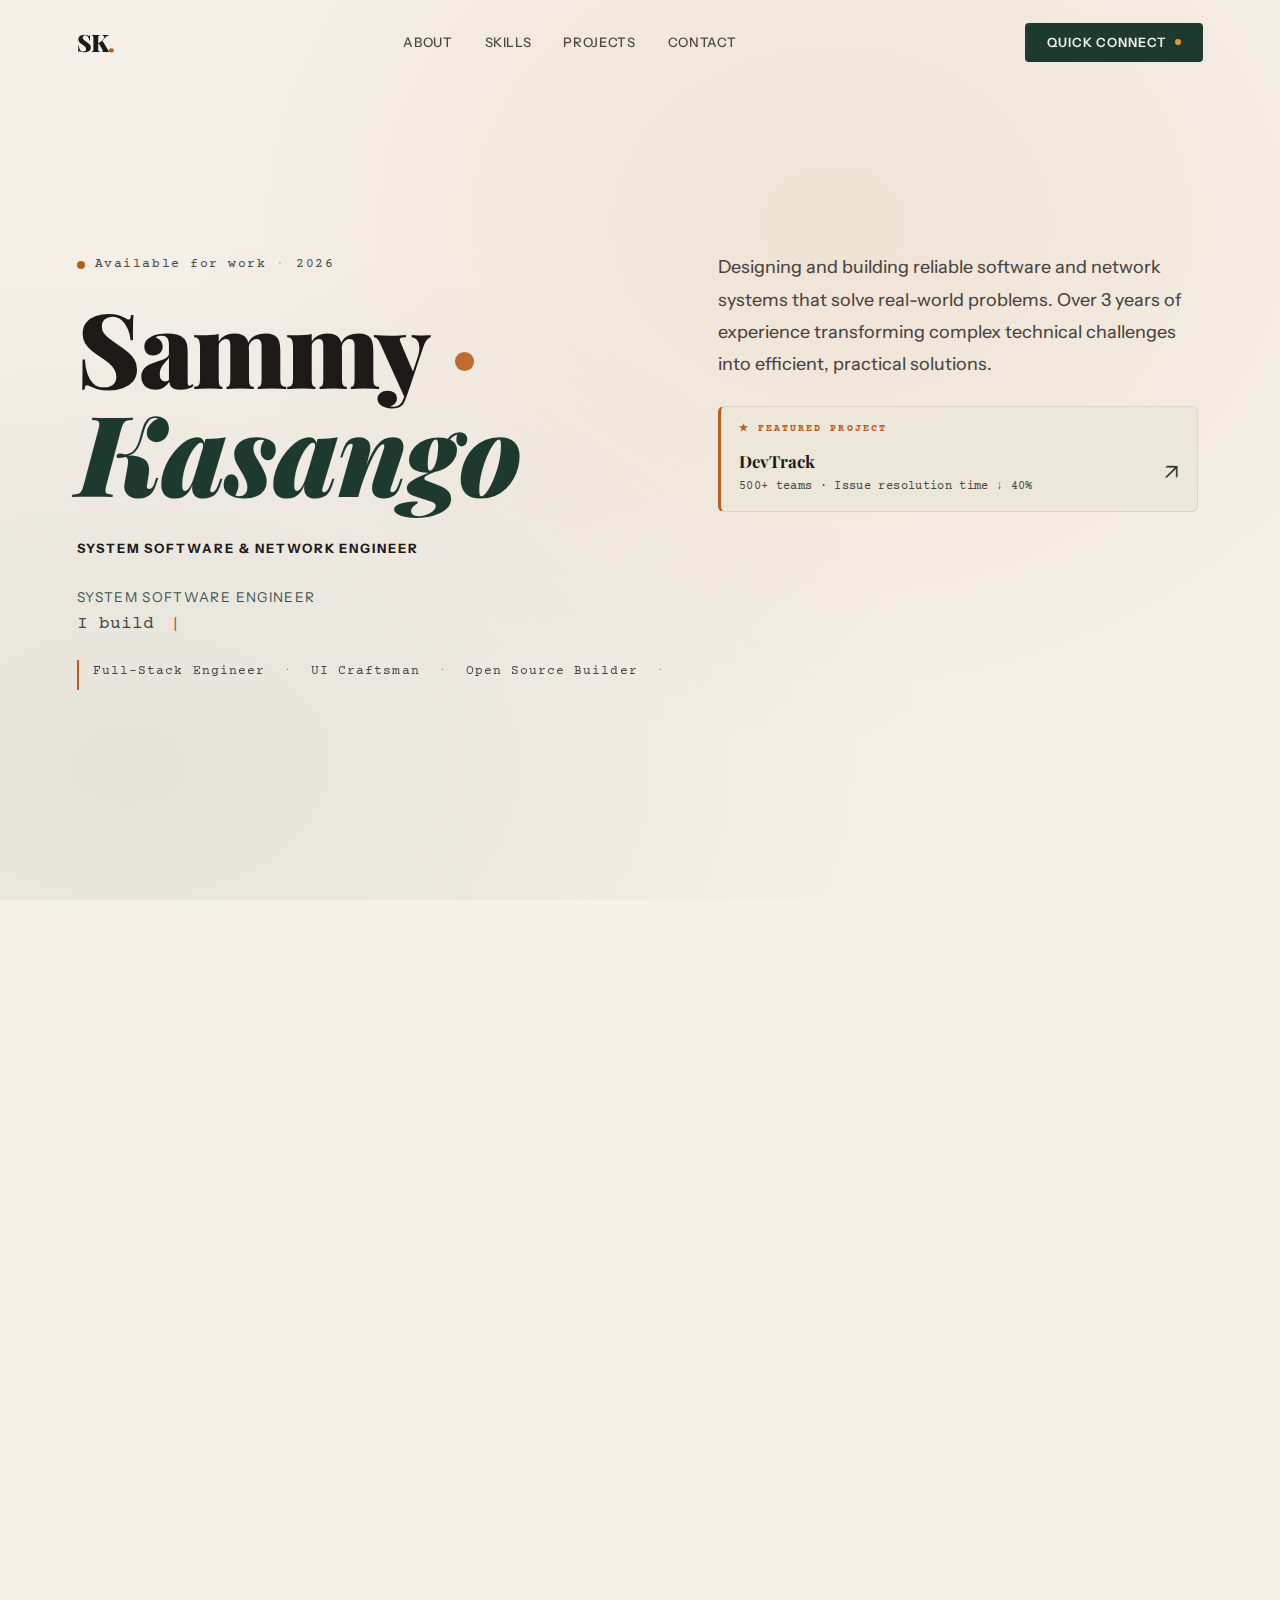
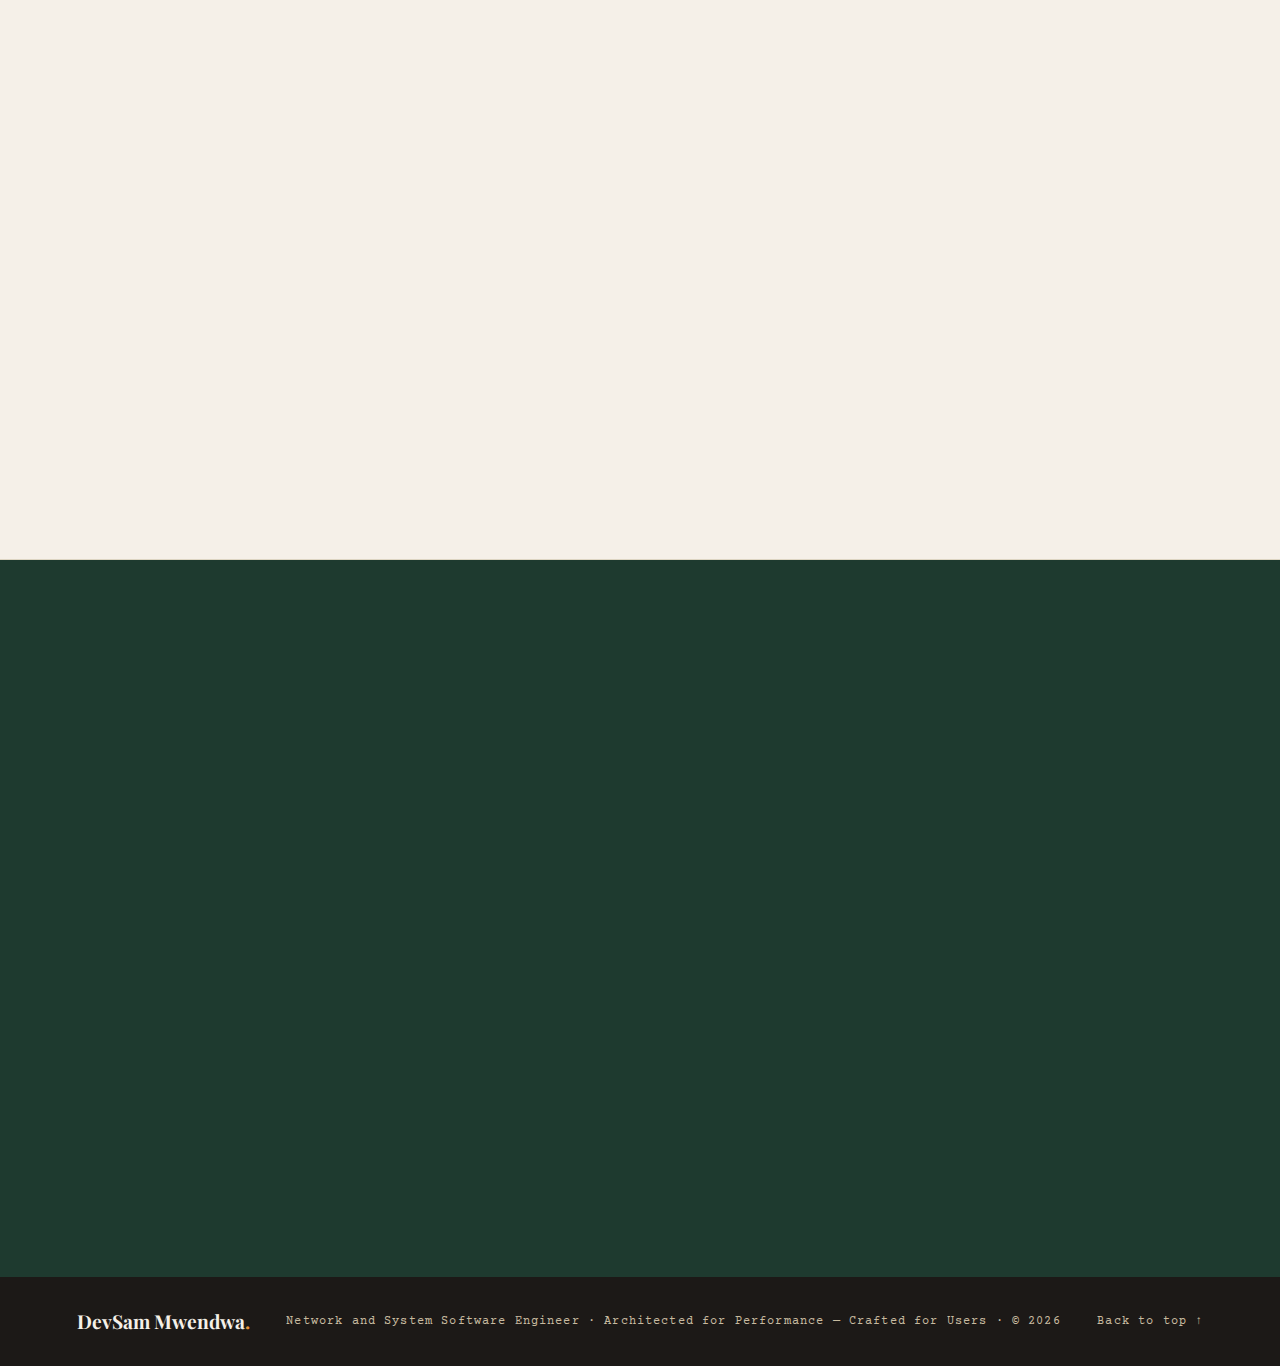
<file: index.html>
<!DOCTYPE html>
<html lang="en">
<head>
  <meta charset="UTF-8"/>
  <meta name="viewport" content="width=device-width, initial-scale=1.0"/>
  <meta name="viewport" content="width=device-width, initial-scale=1.0">
  <title>Sammy Kasango | System Software & Network Engineer</title>
    <meta name="google-site-verification" content="s3f8EJHlGsFknMRQ-HnBimTBTTXqgnNfALEQojOh3XY" />
    <meta name="description" content="Sammy M. Kasango is a proffesssional Software and Network Engineer in Nairobi, Kenya, Specializing in building high-quality, scalable Software and Network Solutions." />
    <meta name="keywords" content="Sammy Kasango, Sammy Mwendwa, Software Enginner, Network Engineer, Software Engineer Portfolio, Full-Stack Developer, Web Developer, Nairobi Software Enginner, Kenya Software Enginner, Custom Software Development, Scalable Web Applications." />
    <meta name="author" content="Engineer Sammy M. Kasango Kenya" />
  
  <link rel="icon" type="image/x-icon" href="/images/favicon.ico">
  <link rel="stylesheet" href="style.css"/>
  <link href="https://fonts.googleapis.com/css2?family=Playfair+Display:ital,wght@0,700;0,900;1,700&family=Instrument+Sans:wght@300;400;500;600&family=Courier+Prime:ital@0;1&display=swap" rel="stylesheet"/>
</head>
<body>

  <canvas id="particle-canvas" aria-hidden="true"></canvas>
  <div class="cursor" id="cursor" aria-hidden="true"></div>
  <div class="cursor-follower" id="cursor-follower" aria-hidden="true"></div>
  <div class="cursor-label" id="cursor-label" aria-hidden="true"></div>

  <!-- NAV -->
  <nav id="navbar" role="navigation" aria-label="Main navigation">
    <div class="nav-logo" aria-label="DevSam Mwendwa">SK<span>.</span></div>
    <div class="nav-links">
      <a href="#about">About</a>
      <a href="#skills">Skills</a>
      <a href="#projects">Projects</a>
      <a href="#contact">Contact</a>
    </div>
    <a href="#contact" class="nav-cta">
      <span>Quick Connect</span>
      <span class="cta-dot" aria-hidden="true"></span>
    </a>
  </nav>

  <!-- HERO -->
  <header id="hero">
    <div class="hero-bg-text" aria-hidden="true" id="hero-bg-text"></div>

    <div class="hero-left" id="hero-left">
      <div class="hero-eyebrow">
        <span class="dot" aria-hidden="true"></span>
        <span class="eyebrow-text">Available for work</span>
        <span class="eyebrow-sep" aria-hidden="true">·</span>
        <span>2026</span>
      </div>

      <h1 class="h1-name" aria-label="Sammy Kasango">

  <!-- Line 1: First name — bold ink with amber dot connector -->
  <span class="h1-word word-first" aria-hidden="true">
    <span class="letter">S</span><span class="letter">a</span><span class="letter">m</span><span class="letter">m</span><span class="letter">y</span><span class="dot-connector"></span>
  </span>

  <!-- Line 2: Last name — forest italic -->
  <span class="h1-word word-last" aria-hidden="true">
    <em><span class="letter">K</span><span class="letter">a</span><span class="letter">s</span><span class="letter">a</span><span class="letter">n</span><span class="letter">g</span><span class="letter">o</span></em>
  </span>

</h1>

<!-- Title with hover-to-reveal -->
<div class="title-block">
  <span class="title-text" id="title-text">SYSTEM SOFTWARE &amp; NETWORK ENGINEER</span>
</div>
<br>
         <div class="tag-fader-container">
         <span class="tag-item active">System Software Engineer</span>
         <span class="tag-item">Network Architect</span>
      </div>

      </h1>

      <!-- Typewriter role line -->
      <div class="hero-role-line">
        <span class="role-prefix">I build</span>
        <span class="role-typed" id="role-typed" aria-live="polite"></span>
        <span class="role-cursor" aria-hidden="true">|</span>
      </div>

      <!-- Ticker -->
      <div class="hero-descriptor" role="marquee" aria-label="Full-Stack Engineer · UI Craftsman · Open Source Builder">
        <div class="descriptor-track" aria-hidden="true">
          <span>Full-Stack Engineer</span><span class="sep">·</span>
          <span>UI Craftsman</span><span class="sep">·</span>
          <span>Open Source Builder</span><span class="sep">·</span>
          <span>Full-Stack Engineer</span><span class="sep">·</span>
          <span>UI Craftsman</span><span class="sep">·</span>
          <span>Open Source Builder</span><span class="sep">·</span>
        </div>
      </div>
    </div>

    <div class="hero-right" id="hero-right">
      <p class="hero-bio">Designing and building reliable software and network systems that solve real-world problems. 
        Over 3 years of experience transforming complex technical challenges into efficient, practical solutions.</p>

      <!-- Featured project strip -->
      <a href="#project-devtrack" class="hero-featured" tabindex="0">
        <div class="hf-label">★ Featured Project</div>
        <div class="hf-content">
          <div class="hf-project">
            <span class="hf-name">DevTrack</span>
            <span class="hf-metric">500+ teams · Issue resolution time ↓ 40%</span>
          </div>
          <span class="hf-arrow" aria-hidden="true">↗</span>
        </div>
        <div class="hf-shimmer" aria-hidden="true"></div>
      </a>

      <a href="#projects" class="btn-primary" id="btn-cta">
        <span>See My Work</span>
        <svg width="16" height="16" viewBox="0 0 24 24" fill="none" stroke="currentColor" stroke-width="2.5" aria-hidden="true"><path d="M5 12h14M12 5l7 7-7 7"/></svg>
        <span class="btn-ripple" aria-hidden="true"></span>
      </a>

      <!-- Count-up stats -->
      <div class="hero-stats" role="list">
        <div class="hstat" role="listitem">
          <strong class="count-up" data-target="30" data-suffix="+">0</strong>
          <span>Projects Shipped</span>
        </div>
        <div class="hstat-div" aria-hidden="true"></div>
        <div class="hstat" role="listitem">
          <strong class="count-up" data-target="3" data-suffix="+">0</strong>
          <span>Years Exp.</span>
        </div>
        <div class="hstat-div" aria-hidden="true"></div>
        <div class="hstat" role="listitem">
          <strong>OSS</strong>
          <span>Active Contributor</span>
        </div>
      </div>
    </div>

    <div class="hero-scroll" aria-hidden="true">
      <div class="scroll-line"></div>
      <span>Scroll</span>
    </div>

    <!-- Rotating badge -->
    <div class="hero-badge" aria-hidden="true" id="hero-badge">
      <svg viewBox="0 0 100 100" class="badge-ring" width="110" height="110">
        <path id="badge-text-path" d="M50,50 m-37,0 a37,37 0 1,1 74,0 a37,37 0 1,1 -74,0"/>
        <text font-size="10.5" fill="currentColor" letter-spacing="3.5" font-family="Courier Prime">
          <textPath href="#badge-text-path">FULL-STACK ENGINEER · OPEN SOURCE ·</textPath>
        </text>
      </svg>
      <span class="badge-center">✦</span>
    </div>
  </header>

  <!-- ABOUT -->
  <section id="about" aria-labelledby="about-heading">
    <div class="about-grid">
      <div class="about-left reveal">
        <div class="section-num" aria-hidden="true"></div>
        <div class="avatar-box tilt-card" id="avatar-box">
          <div class="tilt-inner">
            <div class="avatar-glow" aria-hidden="true"></div>
            <div class="avatar-initials" aria-label="Alex Chen">SK</div>
            <div class="avatar-tag">Nairobi, Kenya</div>
            <div class="avatar-status">
              <span class="status-dot" aria-hidden="true"></span>
              Open to opportunities
            </div>
          </div>
        </div>
        <div class="about-decoration" aria-hidden="true">
          <span>System Architect</span>
          <div class="deco-line"></div>
          <span>Full Stack</span>
        </div>
      </div>

      <div class="about-right reveal reveal-delay-1">
        <h2 class="section-title" id="about-heading">Where systems<br/><em>meet interfaces</em></h2>
        <p>I am a <strong>System Software and Network Engineer </strong>focused on designing, building, and maintaining reliable computing and network systems. 
          My work spans system-level software, backend services, and network infrastructure, ensuring that applications and services run efficiently and securely.
        <p>I value clear thinking, structured problem-solving, and collaborative engineering. I enjoy working with teams to design practical solutions, reviewing code to maintain quality, and continuously improving systems that organizations rely on every day.</p>

        <p class="chips-label">Skills in action — click to see where I used it:</p>
        <div class="about-chips" role="list">
          <a href="#project-devtrack"  class="chip" role="listitem" title="DevTrack">React</a>
          <a href="#project-devtrack"  class="chip" role="listitem" title="DevTrack">TypeScript</a>
          <a href="#project-pulseapi"  class="chip" role="listitem" title="PulseAPI">Node.js</a>
          <a href="#project-pulseapi"  class="chip" role="listitem" title="PulseAPI">Python</a>
          <a href="#project-shopwave"  class="chip" role="listitem" title="Shopwave">AWS</a>
          <a href="#project-devtrack"  class="chip" role="listitem" title="DevTrack">PostgreSQL</a>
          <a href="#project-flowci"    class="chip" role="listitem" title="FlowCI">Docker</a>
          <a href="#project-flowci"    class="chip" role="listitem" title="FlowCI">Kubernetes</a>
        </div>
      </div>
    </div>
  </section>

  <!-- SKILLS -->
  <section id="skills" aria-labelledby="skills-heading">
    <div class="section-header reveal">
      <div class="section-num" aria-hidden="true">02</div>
      <h2 class="section-title" id="skills-heading">Depth across<br/><em>the full stack</em></h2>
    </div>
    <div class="skills-grid">

      <div class="skill-card tilt-card reveal">
        <div class="tilt-inner">
          <div class="skill-card-header">
            <div class="skill-icon-wrap icon-fe" aria-hidden="true">
              <svg width="20" height="20" viewBox="0 0 24 24" fill="none" stroke="currentColor" stroke-width="2"><polyline points="16 18 22 12 16 6"/><polyline points="8 6 2 12 8 18"/></svg>
            </div>
            <h3>Frontend</h3>
          </div>
          <ul class="skill-items" aria-label="Frontend skills">
            <li><span class="skill-dot" aria-hidden="true"></span>React & Next.js<span class="skill-level">Expert</span></li>
            <li><span class="skill-dot" aria-hidden="true"></span>TypeScript<span class="skill-level">Expert</span></li>
            <li><span class="skill-dot" aria-hidden="true"></span>CSS / Tailwind<span class="skill-level">Expert</span></li>
            <li><span class="skill-dot" aria-hidden="true"></span>Vue.js<span class="skill-level">Advanced</span></li>
          </ul>
          <div class="skill-bar-wrap" role="progressbar" aria-valuenow="95" aria-valuemin="0" aria-valuemax="100" aria-label="Frontend 95%">
            <div class="skill-bar" style="--w:95%"><span class="skill-bar-shimmer" aria-hidden="true"></span></div>
          </div>
          <a href="#project-devtrack" class="skill-project-link">See it in DevTrack →</a>
        </div>
      </div>

      <div class="skill-card tilt-card reveal reveal-delay-1">
        <div class="tilt-inner">
          <div class="skill-card-header">
            <div class="skill-icon-wrap icon-be" aria-hidden="true">
              <svg width="20" height="20" viewBox="0 0 24 24" fill="none" stroke="currentColor" stroke-width="2"><rect x="2" y="3" width="20" height="14" rx="2"/><path d="M8 21h8M12 17v4"/></svg>
            </div>
            <h3>Backend</h3>
          </div>
          <ul class="skill-items" aria-label="Backend skills">
            <li><span class="skill-dot" aria-hidden="true"></span>Node.js / Express<span class="skill-level">Expert</span></li>
            <li><span class="skill-dot" aria-hidden="true"></span>Python / FastAPI<span class="skill-level">Expert</span></li>
            <li><span class="skill-dot" aria-hidden="true"></span>PostgreSQL<span class="skill-level">Advanced</span></li>
            <li><span class="skill-dot" aria-hidden="true"></span>GraphQL<span class="skill-level">Advanced</span></li>
          </ul>
          <div class="skill-bar-wrap" role="progressbar" aria-valuenow="88" aria-valuemin="0" aria-valuemax="100" aria-label="Backend 88%">
            <div class="skill-bar" style="--w:88%"><span class="skill-bar-shimmer" aria-hidden="true"></span></div>
          </div>
          <a href="#project-pulseapi" class="skill-project-link">See it in PulseAPI →</a>
        </div>
      </div>

      <div class="skill-card tilt-card reveal reveal-delay-2">
        <div class="tilt-inner">
          <div class="skill-card-header">
            <div class="skill-icon-wrap icon-cloud" aria-hidden="true">
              <svg width="20" height="20" viewBox="0 0 24 24" fill="none" stroke="currentColor" stroke-width="2"><path d="M17.5 19H9a7 7 0 1 1 6.71-9h1.79a4.5 4.5 0 1 1 0 9z"/></svg>
            </div>
            <h3>Cloud & DevOps</h3>
          </div>
          <ul class="skill-items" aria-label="Cloud and DevOps skills">
            <li><span class="skill-dot" aria-hidden="true"></span>AWS / GCP<span class="skill-level">Advanced</span></li>
            <li><span class="skill-dot" aria-hidden="true"></span>Docker / K8s<span class="skill-level">Advanced</span></li>
            <li><span class="skill-dot" aria-hidden="true"></span>CI/CD Pipelines<span class="skill-level">Expert</span></li>
            <li><span class="skill-dot" aria-hidden="true"></span>Terraform<span class="skill-level">Intermediate</span></li>
          </ul>
          <div class="skill-bar-wrap" role="progressbar" aria-valuenow="82" aria-valuemin="0" aria-valuemax="100" aria-label="Cloud 82%">
            <div class="skill-bar" style="--w:82%"><span class="skill-bar-shimmer" aria-hidden="true"></span></div>
          </div>
          <a href="#project-flowci" class="skill-project-link">See it in FlowCI →</a>
        </div>
      </div>

    </div>
  </section>

  <!-- PROJECTS -->
  <section id="projects" aria-labelledby="projects-heading">
    <div class="section-header reveal">
      <div class="section-num" aria-hidden="true">03</div>
      <h2 class="section-title" id="projects-heading">Work that<br/><em>ships & scales</em></h2>
    </div>
    <div class="projects-list">

      <article class="project-item reveal" id="project-devtrack" data-num="01" tabindex="0">
        <div class="project-meta">
          <span class="project-year">2025</span>
          <span class="project-cat">SaaS · Web App</span>
        </div>
        <div class="project-main">
          <div class="project-thumb p1" aria-hidden="true"><span>DT</span></div>
          <div class="project-info">
            <h3>DevTrack <span class="arrow-badge" aria-hidden="true">↗</span></h3>
            <p>Reduced mean issue-resolution time by <strong>40%</strong> for 500+ engineering teams. Real-time collaborative boards with live presence, conflict-free editing, and zero-config GitHub sync — eliminating context-switching that cost hours per sprint.</p>
            <div class="project-tags"><span>React</span><span>TypeScript</span><span>Node.js</span><span>PostgreSQL</span><span>WebSockets</span></div>
          </div>
        </div>
        <div class="project-links">
          <a href="https://devtrack.netlify.app/" class="plink plink-live" target="_blank">Live Demo ↗</a>
          <a href="https://github.com/sammy-mwendwa" class="plink plink-code" target="_blank">Source Code →</a>
        </div>
      </article>

      <article class="project-item reveal reveal-delay-1" id="project-pulseapi" data-num="02" tabindex="0">
        <div class="project-meta">
          <span class="project-year">2025</span>
          <span class="project-cat">Dev Tools · API</span>
        </div>
        <div class="project-main">
          <div class="project-thumb p2" aria-hidden="true"><span>PA</span></div>
          <div class="project-info">
            <h3>PulseAPI <span class="arrow-badge" aria-hidden="true">↗</span></h3>
            <p>API gateway sustaining <strong>50k+ req/min at 99.9% uptime</strong> under Black Friday-scale spikes. Intelligent rate limiting and adaptive caching eliminated cascading failures that previously caused <strong>$20k+/hour</strong> in SLA penalties.</p>
            <div class="project-tags"><span>Python</span><span>FastAPI</span><span>Redis</span><span>Grafana</span></div>
          </div>
        </div>
        <div class="project-links">
          <a href="https://devtools.netlify.app/" class="plink plink-live" target="_blank">Live Demo ↗</a>
          <a href="https://github.com/sammy-mwendwa" class="plink plink-code" target="_blank">Source Code →</a>
        </div>
      </article>

      <article class="project-item reveal reveal-delay-2" id="project-shopwave" data-num="03" tabindex="0">
        <div class="project-meta">
          <span class="project-year">2024</span>
          <span class="project-cat">E-Commerce</span>
        </div>
        <div class="project-main">
          <div class="project-thumb p3" aria-hidden="true"><span>SW</span></div>
          <div class="project-info">
            <h3>Shopwave <span class="arrow-badge" aria-hidden="true">↗</span></h3>
            <p>Cut storefront load time <strong>4.2s → 0.9s</strong> (78% faster) through SSR, image optimisation, and edge caching — lifting conversion <strong>23%</strong> and handling <strong>$2M+/month</strong> in transactions with a 99+ Lighthouse score.</p>
            <div class="project-tags"><span>Next.js</span><span>Stripe</span><span>AWS</span><span>Tailwind</span></div>
          </div>
        </div>
        <div class="project-links">
          <a href="https://shopwave.com" class="plink plink-live" target="_blank">Live Demo ↗</a>
          <a href="https://github.com/sammy-mwendwa" class="plink plink-code" target="_blank">Source Code →</a>
        </div>
      </article>

      <article class="project-item reveal reveal-delay-3" id="project-flowci" data-num="04" tabindex="0">
        <div class="project-meta">
          <span class="project-year">2023</span>
          <span class="project-cat">Dev Tools · CI/CD</span>
        </div>
        <div class="project-main">
          <div class="project-thumb p4" aria-hidden="true"><span>FC</span></div>
          <div class="project-info">
            <h3>FlowCI <span class="arrow-badge" aria-hidden="true">↗</span></h3>
            <p>Shrank average deployment cycle <strong>45 min → 8 min</strong> for 200+ teams via parallelised Docker build caching and smart K8s rollout strategies — saving an estimated <strong>6,000 engineering-hours/year</strong> across adopting orgs.</p>
            <div class="project-tags"><span>TypeScript</span><span>Docker</span><span>Kubernetes</span><span>Go</span></div>
          </div>
        </div>
        <div class="project-links">
          <a href="https://flowci.github.io/#/" class="plink plink-live" target="_blank">Live Demo ↗</a>
          <a href="https://github.com/sammy-mwendwa" class="plink plink-code" target="_blank">Source Code →</a>
        </div>
      </article>

    </div>
  </section>

  <!-- CONTACT -->
  <section id="contact" aria-labelledby="contact-heading">
    <div class="contact-wrap">
      <div class="contact-left reveal">
        <div class="section-num" aria-hidden="true">04</div>
        <h2 class="section-title contact-title" id="contact-heading">Let's build<br/><em>something</em><br/>that matters.</h2>
        <p>I am open to full-time roles, contract opportunities, and professional collaborations in system software and network engineering. If you would like to discuss a project, opportunity, or technical collaboration, feel free to get in touch. 
          I welcome meaningful conversations on building reliable and efficient systems.— let's connect.</p>
      </div>
      <div class="contact-right reveal reveal-delay-1">
        <a href="mailto:kasangosammy@gmail.com" class="contact-card email-card">
          <div class="cc-icon" aria-hidden="true">✉</div>
          <div class="cc-text"><strong>Send an Email</strong><span class="cc-url">kasangosammy@gmail.com</span></div>
          <div class="cc-arrow" aria-hidden="true">→</div>
        </a>
        <a href="https://github.com/sammy-mwendwa" class="contact-card" target="_blank" rel="noopener noreferrer">
          <div class="cc-icon" aria-hidden="true">⌥</div>
          <div class="cc-text"><strong>GitHub</strong><span class="cc-url">github.com/sammy-mwendwa</span></div>
          <div class="cc-arrow" aria-hidden="true">→</div>
        </a>
        <a href="https://wa.me/+254708201342" class="contact-card" target="_blank" rel="noopener noreferrer">
          <div class="cc-icon" aria-hidden="true">W</div>
          <div class="cc-text"><strong>WhatsApp</strong><span class="cc-url">https://wa.me/+254708201342</span></div>
          <div class="cc-arrow" aria-hidden="true">→</div>
        </a>
        <a href="https://www.linkedin.com/in/sammy-mwendwa" 
          class="contact-card" target="_blank" rel="noopener noreferrer">
          <div class="cc-icon" aria-hidden="true">in</div>
          <div class="cc-text"><strong>LinkedIn</strong><span class="cc-url">linkedin.com/in/sammy-mwendwa</span></div>
          <div class="cc-arrow" aria-hidden="true">→</div>
        </a>
         <a href="Assets/Sammy_M_Kasango_Resume.pdf"
           class="contact-card resume-card"
           target="_blank"
           rel="noopener noreferrer"
           onclick="
             const a = document.createElement('a');
             a.href = this.href;
             a.download = 'Sammy_M_Kasango_Resume.pdf';
             a.click();
           ">
          <div class="cc-icon" aria-hidden="true">↓</div>
          <div class="cc-text"><strong>Download Resume</strong><span class="cc-url">PDF · Updated Feb 2026</span></div>
          <div class="cc-arrow" aria-hidden="true">→</div>
        </a>
      </div>
    </div>
  </section>

  <!-- FOOTER -->
  <footer role="contentinfo">
    <div class="footer-content">
      <span class="footer-logo">DevSam Mwendwa<span aria-hidden="true">.</span></span>
      <span class="footer-mid">Network and System Software Engineer · Architected for Performance — Crafted for Users · © 2026</span>
      <a href="#hero" class="footer-back">Back to top ↑</a>
    </div>
  </footer>

<script>
/* =====================================================
   UTILITY
===================================================== */
const $ = s => document.querySelector(s);
const $$ = s => document.querySelectorAll(s);
const lerp = (a, b, t) => a + (b - a) * t;
const clamp = (v, lo, hi) => Math.min(Math.max(v, lo), hi);
const isMobile = window.matchMedia('(max-width: 820px)').matches;
const noMotion = window.matchMedia('(prefers-reduced-motion: reduce)').matches;

/* =====================================================
   PARTICLE CANVAS
===================================================== */
const canvas = $('#particle-canvas');
const ctx = canvas.getContext('2d');
let W, H, particles = [];

const PARTICLE_COUNT = isMobile ? 40 : 90;

function resize() {
  W = canvas.width = window.innerWidth;
  H = canvas.height = window.innerHeight;
}
resize();
window.addEventListener('resize', resize, { passive: true });

class Particle {
  constructor() { this.reset(true); }
  reset(initial = false) {
    this.x  = Math.random() * W;
    this.y  = initial ? Math.random() * H : H + 10;
    this.vx = (Math.random() - 0.5) * 0.4;
    this.vy = -(0.25 + Math.random() * 0.55);
    this.r  = 1.2 + Math.random() * 2;
    this.alpha = 0.08 + Math.random() * 0.22;
    this.life = 1;
  }
  update() {
    this.x += this.vx;
    this.y += this.vy;
    this.life -= 0.0018;
    if (this.y < -10 || this.life <= 0) this.reset();
  }
  draw() {
    ctx.beginPath();
    ctx.arc(this.x, this.y, this.r, 0, Math.PI * 2);
    ctx.fillStyle = `rgba(184,94,26,${this.alpha * this.life})`;
    ctx.fill();
  }
}

for (let i = 0; i < PARTICLE_COUNT; i++) particles.push(new Particle());

function animParticles() {
  ctx.clearRect(0, 0, W, H);
  particles.forEach(p => { p.update(); p.draw(); });
  requestAnimationFrame(animParticles);
}
if (!noMotion) animParticles();


const tags = document.querySelectorAll('.tag-item');
let currentIndex = 0;

function rotateTags() {
  const currentTag = tags[currentIndex];
  
  // 1. Mark current tag to exit
  currentTag.classList.remove('active');
  currentTag.classList.add('exit');

  // 2. Move to next index
  currentIndex = (currentIndex + 1) % tags.length;
  const nextTag = tags[currentIndex];

  // 3. Reset the exit tag and activate next
  setTimeout(() => {
    currentTag.classList.remove('exit');
  }, 600); // Matches CSS transition time

  nextTag.classList.add('active');
}

setInterval(rotateTags, 3000); // 3 seconds interval

/* =====================================================
   CUSTOM MAGNETIC CURSOR
===================================================== */
const cur  = $('#cursor');
const fol  = $('#cursor-follower');
const curL = $('#cursor-label');
const isTouchDevice = window.matchMedia('(hover: none)').matches;

if (!isTouchDevice) {
  let mx = -200, my = -200, fx = -200, fy = -200;
  let tx = -200, ty = -200; // target for magnetic snap

  document.addEventListener('mousemove', e => {
    mx = e.clientX; my = e.clientY;
    cur.style.left = mx + 'px'; cur.style.top = my + 'px';
  });

  (function animCursor() {
    fx = lerp(fx, mx, 0.14);
    fy = lerp(fy, my, 0.14);
    fol.style.left = fx + 'px'; fol.style.top = fy + 'px';
    requestAnimationFrame(animCursor);
  })();

  // Magnetic pull on project thumbs + buttons
  $$('.project-thumb, .btn-primary, .nav-cta, .hf-arrow').forEach(el => {
    el.addEventListener('mouseenter', () => {
      cur.classList.add('h');
      fol.classList.add('h');
      const label = el.dataset.cursorLabel;
      if (label) { curL.textContent = label; curL.classList.add('show'); }
    });
    el.addEventListener('mouseleave', () => {
      cur.classList.remove('h');
      fol.classList.remove('h');
      curL.classList.remove('show');
    });
  });

  $$('a:not(.project-thumb):not(.btn-primary):not(.nav-cta), .skill-card, .contact-card').forEach(el => {
    el.addEventListener('mouseenter', () => { cur.classList.add('h'); fol.classList.add('h'); });
    el.addEventListener('mouseleave', () => { cur.classList.remove('h'); fol.classList.remove('h'); });
  });

} else {
  cur?.remove(); fol?.remove(); curL?.remove();
  document.body.style.cursor = 'auto';
}

/* =====================================================
   HERO PARALLAX
===================================================== */
if (!isMobile && !noMotion) {
  const heroLeft  = $('#hero-left');
  const heroRight = $('#hero-right');
  const bgText    = $('#hero-bg-text');

  window.addEventListener('mousemove', e => {
    const rx = (e.clientX / W - 0.5) * 2;
    const ry = (e.clientY / H - 0.5) * 2;
    if (heroLeft)  heroLeft.style.transform  = `translate(${rx * -6}px, ${ry * -4}px)`;
    if (heroRight) heroRight.style.transform = `translate(${rx * 4}px, ${ry * 3}px)`;
    if (bgText)    bgText.style.transform    = `translate(${rx * 18}px, ${ry * 10}px)`;
  }, { passive: true });
}

/* =====================================================
   3D TILT CARDS
===================================================== */
if (!isMobile && !noMotion) {
  $$('.tilt-card').forEach(card => {
    const inner = card.querySelector('.tilt-inner');
    card.addEventListener('mousemove', e => {
      const rect = card.getBoundingClientRect();
      const x = ((e.clientX - rect.left) / rect.width  - 0.5) * 2;
      const y = ((e.clientY - rect.top)  / rect.height - 0.5) * 2;
      card.style.transform = `perspective(800px) rotateY(${x * 10}deg) rotateX(${-y * 10}deg) scale(1.03)`;
      if (inner) inner.style.transform = `translateZ(16px)`;
    });
    card.addEventListener('mouseleave', () => {
      card.style.transform = '';
      if (inner) inner.style.transform = '';
    });
  });
}

/* =====================================================
   TYPEWRITER — role line
===================================================== */
const roles = [
  'full-stack web apps.',
  'developer tooling.',
  'high-scale APIs.',
  'softwares that Scale.',
];
let rIdx = 0, cIdx = 0, deleting = false;
const typedEl = $('#role-typed');

function typeRole() {
  if (!typedEl || noMotion) {
    if (typedEl) typedEl.textContent = roles[0];
    return;
  }
  const word = roles[rIdx];
  if (!deleting) {
    typedEl.textContent = word.slice(0, cIdx + 1);
    cIdx++;
    if (cIdx === word.length) {
      deleting = true;
      return setTimeout(typeRole, 1800);
    }
  } else {
    typedEl.textContent = word.slice(0, cIdx - 1);
    cIdx--;
    if (cIdx === 0) {
      deleting = false;
      rIdx = (rIdx + 1) % roles.length;
    }
  }
  setTimeout(typeRole, deleting ? 42 : 68);
}

/* =====================================================
   COUNT-UP STATS
===================================================== */
function animateCount(el) {
  const target = parseInt(el.dataset.target);
  const suffix = el.dataset.suffix || '';
  const dur    = 1600;
  const start  = performance.now();
  function frame(now) {
    const t = Math.min((now - start) / dur, 1);
    const eased = 1 - Math.pow(1 - t, 3);
    el.textContent = Math.floor(eased * target) + suffix;
    if (t < 1) requestAnimationFrame(frame);
  }
  requestAnimationFrame(frame);
}
const statObs = new IntersectionObserver(entries => {
  entries.forEach(e => {
    if (e.isIntersecting) { animateCount(e.target); statObs.unobserve(e.target); }
  });
}, { threshold: 0.5 });
$$('.count-up').forEach(el => statObs.observe(el));

/* =====================================================
   SCROLL REVEAL
===================================================== */
const revEls = $$('.reveal');
function checkReveal() {
  revEls.forEach(el => {
    if (el.getBoundingClientRect().top < window.innerHeight * 0.9)
      el.classList.add('visible');
  });
}
window.addEventListener('scroll', checkReveal, { passive: true });

/* =====================================================
   ACTIVE NAV
===================================================== */
const navLinks = $$('.nav-links a');
const secs = $$('section[id]');
window.addEventListener('scroll', () => {
  let active = '';
  secs.forEach(s => { if (window.scrollY >= s.offsetTop - 160) active = s.id; });
  navLinks.forEach(a => a.classList.toggle('active', a.getAttribute('href') === '#' + active));
  $('#navbar').classList.toggle('scrolled', window.scrollY > 50);
}, { passive: true });

/* =====================================================
   BADGE ROTATION
===================================================== */
let ang = 0;
const bRing = $('.badge-ring');
if (bRing && !noMotion) (function rotateBadge() {
  ang += 0.28;
  bRing.style.transform = `rotate(${ang}deg)`;
  requestAnimationFrame(rotateBadge);
})();

/* =====================================================
   SKILL BAR ANIMATE + SHIMMER
===================================================== */
const sbObs = new IntersectionObserver(entries => {
  entries.forEach(e => {
    if (e.isIntersecting) {
      e.target.querySelectorAll('.skill-bar').forEach(b => b.classList.add('animate'));
      sbObs.unobserve(e.target);
    }
  });
}, { threshold: 0.4 });
$$('.skill-card').forEach(c => sbObs.observe(c));

/* =====================================================
   BUTTON RIPPLE
===================================================== */
$$('.btn-primary, .plink-live').forEach(btn => {
  btn.addEventListener('click', function(e) {
    const ripple = document.createElement('span');
    ripple.className = 'btn-ripple-burst';
    const rect = this.getBoundingClientRect();
    const size = Math.max(rect.width, rect.height) * 2;
    ripple.style.cssText = `width:${size}px;height:${size}px;left:${e.clientX - rect.left - size/2}px;top:${e.clientY - rect.top - size/2}px`;
    this.appendChild(ripple);
    setTimeout(() => ripple.remove(), 600);
  });
});

/* =====================================================
   PROJECT ITEM HOVER GLOW
===================================================== */
$$('.project-item').forEach(item => {
  item.addEventListener('mousemove', e => {
    const rect = item.getBoundingClientRect();
    item.style.setProperty('--mx', (e.clientX - rect.left) + 'px');
    item.style.setProperty('--my', (e.clientY - rect.top)  + 'px');
  });
});

/* =====================================================
   TICKER: pause on hover, stop on reduced-motion
===================================================== */
const track = $('.descriptor-track');
if (track && noMotion) track.style.animation = 'none';

/* =====================================================
   HERO ENTRANCE SEQUENCE
===================================================== */
function forceShowAll() {
  // Safety net: make absolutely everything visible regardless of JS timing
  $$('.letter').forEach(el => el.classList.add('visible'));
  ['.hero-eyebrow','.hero-role-line','.hero-descriptor',
   '.hero-bio','.hero-featured','.btn-primary',
   '.hero-stats','.hero-scroll','.hero-badge'
  ].forEach(sel => { const el = $(sel); if (el) el.classList.add('visible'); });
}

window.addEventListener('load', () => {
  if (noMotion) {
    forceShowAll();
    checkReveal();
    setTimeout(typeRole, 400);
    return;
  }

  // Stagger letters in
  $$('.letter').forEach((l, i) => setTimeout(() => l.classList.add('visible'), 80 + i * 50));

  const heroSeq = [
    { sel: '.hero-eyebrow',    delay: 80   },
    { sel: '.hero-role-line',  delay: 580  },
    { sel: '.hero-descriptor', delay: 740  },
    { sel: '.hero-bio',        delay: 460  },
    { sel: '.hero-featured',   delay: 640  },
    { sel: '.btn-primary',     delay: 800  },
    { sel: '.hero-stats',      delay: 940  },
    { sel: '.hero-scroll',     delay: 1080 },
    { sel: '.hero-badge',      delay: 1180 },
  ];
  heroSeq.forEach(({ sel, delay }) => {
    const el = $(sel);
    if (el) setTimeout(() => el.classList.add('visible'), delay);
  });

  // Safety net: if anything still invisible after 3s, force show everything
  setTimeout(forceShowAll, 3000);

  setTimeout(typeRole, 860);
  checkReveal();
});
</script>
</body>
</html>
</file>
<file: style.css>
/* ─── ROOT ────────────────────────────────────────────── */
:root {
  --cream:       #f5f0e8;
  --cream2:      #ede7d9;
  --cream3:      #ddd5c2;
  --parchment:   #c8bba0;
  --ink:         #1c1917;
  --forest:      #1e3a2f;
  --forest2:     #2a4f40;
  --forest3:     #355c4a;
  --amber:       #b85e1a;
  --amber2:      #d4742a;
  --amber3:      #e8943a;
  --sage:        #4a7a62;
  --sage-light:  #9ec4b0;
  --text-primary:   #1c1917;
  --text-secondary: #4a4540;
  --text-on-dark:   #f5f0e8;
  --text-sub-dark:  #c8bba0;
  --url-on-dark:    #d4c9b0;
  --scroll-text:    #4a4540;

  --font-display: 'Playfair Display', Georgia, serif;
  --font-body:    'Instrument Sans', sans-serif;
  --font-mono:    'Courier Prime', 'Courier New', monospace;
  --ease:        cubic-bezier(0.25, 0.46, 0.45, 0.94);
  --ease-spring: cubic-bezier(0.34, 1.56, 0.64, 1);
  --ease-out:    cubic-bezier(0.16, 1, 0.3, 1);
}

/* ─── RESET ───────────────────────────────────────────── */
*, *::before, *::after { margin: 0; padding: 0; box-sizing: border-box; }
html { scroll-behavior: smooth; }
body {
  background: var(--cream);
  color: var(--text-primary);
  font-family: var(--font-body);
  line-height: 1.7;
  overflow-x: hidden;
  cursor: auto;
}
a { text-decoration: none; color: inherit; }
img { max-width: 100%; display: block; }

/* ─── SCROLLBAR ───────────────────────────────────────── */
::-webkit-scrollbar { width: 4px; }
::-webkit-scrollbar-track { background: var(--cream2); }
::-webkit-scrollbar-thumb { background: var(--amber); border-radius: 2px; }

/* ─── PARTICLE CANVAS ─────────────────────────────────── */
#particle-canvas {
  position: fixed;
  inset: 0;
  pointer-events: none;
  z-index: 0;
  opacity: 0.6;
}

/* ─── CURSOR ──────────────────────────────────────────── */
.cursor, .cursor-follower {
  display: none;
}
.cursor {
  cursor: auto;
}

.cursor-label {
  position: fixed;
  pointer-events: none;
  z-index: 9998;
  font-family: var(--font-mono);
  font-size: 0.65rem;
  letter-spacing: 0.1em;
  color: var(--forest);
  background: var(--cream);
  padding: 4px 10px;
  border-radius: 20px;
  border: 1px solid var(--cream3);
  transform: translate(-50%, -180%);
  opacity: 0;
  transition: opacity 0.2s;
  white-space: nowrap;
  left: -200px; top: -200px;
}
.cursor-label.show { opacity: 1; }

/* ─── NAVBAR ──────────────────────────────────────────── */
#navbar {
  position: fixed;
  top: 0; left: 0; right: 0;
  z-index: 100;
  display: flex;
  align-items: center;
  justify-content: space-between;
  padding: 22px 6vw;
  transition: background 0.4s, padding 0.4s, box-shadow 0.4s;
}
#navbar.scrolled {
  background: rgba(245,240,232,0.94);
  backdrop-filter: blur(20px);
  -webkit-backdrop-filter: blur(20px);
  padding: 13px 6vw;
  box-shadow: 0 1px 0 var(--cream3);
}

.nav-logo {
  font-family: var(--font-display);
  font-size: 1.5rem;
  font-weight: 900;
  color: var(--ink);
  letter-spacing: -0.03em;
  transition: transform 0.3s var(--ease-spring);
}
.nav-logo:hover { transform: scale(1.08) rotate(-2deg); }
.nav-logo span { color: var(--amber); }

.nav-links { display: flex; gap: 4px; }
.nav-links a {
  font-size: 0.82rem;
  font-weight: 500;
  letter-spacing: 0.05em;
  text-transform: uppercase;
  color: var(--text-secondary);
  padding: 7px 14px;
  border-radius: 4px;
  position: relative;
  transition: color 0.22s, background 0.22s;
}
.nav-links a::after {
  content: '';
  position: absolute;
  bottom: 4px; left: 14px; right: 14px;
  height: 1.5px;
  background: var(--amber);
  transform: scaleX(0);
  transform-origin: left;
  transition: transform 0.25s var(--ease);
}
.nav-links a:hover { color: var(--forest); background: var(--cream2); }
.nav-links a:hover::after, .nav-links a.active::after { transform: scaleX(1); }
.nav-links a.active { color: var(--forest); }

.nav-cta {
  display: flex;
  align-items: center;
  gap: 8px;
  font-size: 0.8rem;
  font-weight: 600;
  letter-spacing: 0.08em;
  text-transform: uppercase;
  padding: 9px 22px;
  background: var(--forest);
  color: var(--text-on-dark);
  border-radius: 4px;
  transition: background 0.25s, transform 0.25s, box-shadow 0.25s;
  position: relative;
  overflow: hidden;
}
.nav-cta::before {
  content: '';
  position: absolute;
  inset: 0;
  background: linear-gradient(120deg, transparent 30%, rgba(255,255,255,0.12) 50%, transparent 70%);
  transform: translateX(-100%);
  transition: transform 0.55s var(--ease);
}
.nav-cta:hover::before { transform: translateX(100%); }
.nav-cta:hover { background: var(--forest2); transform: translateY(-2px); box-shadow: 0 6px 20px rgba(30,58,47,0.3); }
.cta-dot {
  width: 6px; height: 6px;
  border-radius: 50%;
  background: var(--amber3);
  animation: pulse-dot 1.8s ease-in-out infinite;
}

/* ─── HERO ────────────────────────────────────────────── */
#hero {
  position: relative;
  min-height: 100svh;
  background:
    radial-gradient(ellipse at 65% 25%, rgba(184,94,26,0.09) 0%, transparent 55%),
    radial-gradient(ellipse at 10% 85%, rgba(30,58,47,0.07) 0%, transparent 50%),
    var(--cream);
  display: grid;
  grid-template-columns: 1.1fr 0.9fr;   /* left slightly wider for 3-line name */
  align-items: center;
  gap: 48px;
  padding: 120px 6vw 80px;
  overflow: hidden;
  z-index: 1;
  width: 100%;
  box-sizing: border-box;
}

.hero-bg-text {
  position: absolute;
  bottom: -0.06em;
  left: -0.02em;
  font-family: var(--font-display);
  font-size: clamp(5rem, 16vw, 15rem);   /* smaller — name is now 3 lines tall */
  font-weight: 900;
  line-height: 1;
  color: transparent;
  -webkit-text-stroke: 1.5px var(--cream3);
  pointer-events: none;
  user-select: none;
  z-index: 0;
  white-space: nowrap;
  will-change: transform;
  transition: transform 0.08s linear;
}

.hero-left, .hero-right {
  position: relative;
  z-index: 1;
  width: 100%;
  min-width: 0; /* prevent grid blowout */
}

/* Eyebrow */
.hero-eyebrow {
  display: inline-flex;
  align-items: center;
  gap: 10px;
  font-family: var(--font-mono);
  font-size: 0.8rem;
  letter-spacing: 0.12em;
  color: var(--text-secondary);
  margin-bottom: 22px;
  opacity: 0;
  transform: translateY(14px);
  transition: opacity 0.6s var(--ease), transform 0.6s var(--ease);
}
.hero-eyebrow.visible { opacity: 1; transform: none; }
.eyebrow-sep { color: var(--parchment); }

/* Pulse dot */
.dot {
  width: 8px; height: 8px;
  background: var(--amber);
  border-radius: 50%;
  flex-shrink: 0;
}
@keyframes pulse-dot {
  0%,100% { box-shadow: 0 0 0 0 rgba(184,94,26,0.55); }
  50%      { box-shadow: 0 0 0 8px rgba(184,94,26,0); }
}
.dot, .cta-dot { animation: pulse-dot 1.8s ease-in-out infinite; }

/* ═══════════════════════════════════════════════════════
   H1 NAME — Long-name fluid layout
   "DevSam / my / Kasango" — 3 intentional typographic lines
   Font sizes use min() so each word SELF-LIMITS to its container.
   NO breakpoint overrides needed for font-size — it's all fluid.
═══════════════════════════════════════════════════════ */
h1 {
  font-family: var(--font-display);
  font-weight: 900;
  letter-spacing: -0.03em;
  line-height: 1;
  margin-bottom: 28px;
  /* Prevent h1 from stretching wider than its grid column */
  width: 100%;
  max-width: 100%;
}

.h1-word {
  display: block;
  overflow: visible;
  line-height: 0.92;
  padding-bottom: 0.06em;
  /* Prevent any word from overflowing its column */
  width: 100%;
}

/* ── Line 1: Sammy — bold ink ── */
.word-first {
  font-size: clamp(3.5rem, 10vw, 6.5rem);
  letter-spacing: -0.02em;
  transition: letter-spacing 0.4s ease;
}
.word-first:hover {
  letter-spacing: 0.04em;
}
.word-first .letter {
  font-size: 1em;
  color: var(--ink);
}
.word-first .letter:hover { color: var(--amber) !important; }

/* ── Amber dot connector between Sammy and Kasango ── */
.dot-connector {
  display: inline-block;
  width: 0.18em;
  height: 0.18em;
  border-radius: 50%;
  background: var(--amber);
  margin-left: 0.25em;
  vertical-align: middle;
  opacity: 0.9;
}

/* ── Line 2: Kasango — forest italic, slightly larger ── */
.word-last {
  font-size: clamp(3.8rem, 11vw, 7rem);
  letter-spacing: -0.01em;
  transition: letter-spacing 0.4s ease;
}
.word-last:hover {
  letter-spacing: 0.03em;
}
.word-last em { color: var(--forest); }
.word-last .letter {
  font-size: 1em;
  color: var(--forest);
}
.word-last .letter:hover { color: var(--amber) !important; }

/* ── Title block — hover-to-reveal ── */
.title-block {
  cursor: pointer;
  margin-top: 1rem;
  letter-spacing: 0.15em;
  font-size: 13px;
  font-weight: 700;
  text-transform: uppercase;
}
.title-text {
  display: inline-block;
  transition: opacity 0.22s ease, transform 0.22s ease;
}

.tag-fader-container {
  position: relative;
  height: 1.5rem; /* Match your line height */
  overflow: hidden;
  font-family: inherit;
  font-size: 0.85rem;
  letter-spacing: 0.1em;
  text-transform: uppercase;
  color: #0D2B22; /* Your theme's muted green */
  opacity: 0.8;
}

.tag-item {
  position: absolute;
  left: 0;
  top: 0;
  width: 100%;
  opacity: 0;
  transform: translateY(10px);
  transition: opacity 0.6s ease, transform 0.6s ease;
}

.tag-item.active {
  opacity: 1;
  transform: translateY(0);
}

.tag-item.exit {
  opacity: 0;
  transform: translateY(-10px);
}

/* ── Typewriter role line ── */
.hero-role-line {
  display: flex;
  align-items: center;
  gap: 8px;
  font-family: var(--font-mono);
  font-size: clamp(0.9rem, 1.5vw, 1.1rem);
  color: var(--text-secondary);
  margin-bottom: 20px;
  opacity: 0;
  transform: translateY(12px);
  transition: opacity 0.6s 0.2s var(--ease), transform 0.6s 0.2s var(--ease);
  min-height: 1.6em;
}
.hero-role-line.visible { opacity: 1; transform: none; }
.role-prefix { color: var(--text-secondary); }
.role-typed  { color: var(--forest); font-weight: 700; }
.role-cursor {
  color: var(--amber);
  font-weight: 300;
  animation: blink 0.85s step-end infinite;
}
@keyframes blink { 50% { opacity: 0; } }

/* ── Ticker ── */
.hero-descriptor {
  overflow: hidden;
  height: 30px;
  border-left: 2px solid var(--amber);
  padding-left: 14px;
  opacity: 0;
  transition: opacity 0.6s 0.3s var(--ease);
}
.hero-descriptor.visible { opacity: 1; }
.descriptor-track {
  display: flex;
  align-items: center;
  gap: 20px;
  white-space: nowrap;
  font-family: var(--font-mono);
  font-size: 0.82rem;
  letter-spacing: 0.08em;
  color: var(--text-secondary);
  animation: marquee 22s linear infinite;
  will-change: transform;
}
.descriptor-track .sep { color: var(--amber); font-size: 0.5rem; }
@keyframes marquee {
  0%   { transform: translateX(0); }
  100% { transform: translateX(-50%); }
}
.hero-descriptor:hover .descriptor-track { animation-play-state: paused; }

/* ── Hero bio ── */
.hero-bio {
  font-size: clamp(1rem, 1.4vw, 1.16rem);
  color: var(--text-secondary);
  width: 100%;
  max-width: 500px;
  margin-bottom: 26px;
  line-height: 1.8;
  font-weight: 450;
  opacity: 0;
  transform: translateY(18px);
  transition: opacity 0.7s 0.35s var(--ease), transform 0.7s 0.35s var(--ease);
}
.hero-bio.visible { opacity: 1; transform: none; }
.hero-bio em { color: var(--forest); font-style: italic; font-weight: 500; }

/* ── Featured strip ── */
.hero-featured {
  display: flex;
  flex-direction: column;
  gap: 8px;
  padding: 14px 18px;
  background: var(--cream2);
  border: 1px solid var(--cream3);
  border-left: 3px solid var(--amber);
  border-radius: 6px;
  margin-bottom: 26px;
  width: 100%;
  max-width: 480px;
  box-sizing: border-box;
  opacity: 0;
  transform: translateY(16px);
  transition: opacity 0.6s 0.45s var(--ease), transform 0.6s 0.45s var(--ease),
              background 0.25s, border-color 0.25s, box-shadow 0.25s;
  position: relative;
  overflow: hidden;
}
.hero-featured.visible { opacity: 1; transform: none; }
.hero-featured:hover {
  background: var(--cream3);
  border-color: var(--forest);
  box-shadow: 0 8px 28px rgba(30,58,47,0.12);
}

/* Shimmer sweep on featured card */
.hf-shimmer {
  position: absolute;
  inset: 0;
  background: linear-gradient(105deg, transparent 35%, rgba(255,255,255,0.45) 50%, transparent 65%);
  transform: translateX(-100%);
  pointer-events: none;
  transition: transform 0s;
}
.hero-featured:hover .hf-shimmer {
  transform: translateX(120%);
  transition: transform 0.65s var(--ease);
}

.hf-label {
  font-family: var(--font-mono);
  font-size: 0.64rem;
  letter-spacing: 0.2em;
  text-transform: uppercase;
  color: var(--amber);
  font-weight: 700;
}
.hf-content { display: flex; align-items: center; justify-content: space-between; gap: 12px; }
.hf-project { display: flex; flex-direction: column; gap: 2px; }
.hf-name {
  font-family: var(--font-display);
  font-size: 1.05rem;
  font-weight: 700;
  color: var(--text-primary);
}
.hf-metric {
  font-family: var(--font-mono);
  font-size: 0.72rem;
  color: var(--text-secondary);
  letter-spacing: 0.03em;
}
.hf-arrow {
  font-size: 1.4rem;
  color: var(--forest);
  flex-shrink: 0;
  transition: transform 0.25s var(--ease-spring);
  display: inline-block;
}
.hero-featured:hover .hf-arrow { transform: translate(4px, -4px); }

/* ── CTA Button ── */
.btn-primary {
  display: inline-flex;
  align-items: center;
  gap: 12px;
  padding: 15px 34px;
  background: var(--forest);
  color: var(--text-on-dark);
  font-size: 0.88rem;
  font-weight: 600;
  letter-spacing: 0.06em;
  text-transform: uppercase;
  border-radius: 4px;
  margin-bottom: 42px;
  position: relative;
  overflow: hidden;
  opacity: 0;
  transform: translateY(18px);
  transition: opacity 0.7s 0.6s var(--ease), transform 0.7s 0.6s var(--ease),
              background 0.25s, box-shadow 0.25s;
}
.btn-primary.visible { opacity: 1; transform: translateY(0); }
.btn-primary::before {
  content: '';
  position: absolute;
  inset: 0;
  background: linear-gradient(120deg, transparent 30%, rgba(255,255,255,0.1) 50%, transparent 70%);
  transform: translateX(-100%);
  transition: transform 0.5s var(--ease);
}
.btn-primary:hover::before { transform: translateX(120%); }
.btn-primary:hover {
  background: var(--forest2);
  transform: translateY(-3px) !important;
  box-shadow: 0 10px 30px rgba(30,58,47,0.3);
}
.btn-primary svg { transition: transform 0.25s var(--ease-spring); }
.btn-primary:hover svg { transform: translateX(6px); }

/* Ripple burst on click */
.btn-ripple-burst {
  position: absolute;
  border-radius: 50%;
  background: rgba(255,255,255,0.25);
  transform: scale(0);
  animation: ripple-burst 0.6s var(--ease) forwards;
  pointer-events: none;
}
@keyframes ripple-burst {
  to { transform: scale(1); opacity: 0; }
}

/* ── Stats ── */
.hero-stats {
  display: flex;
  align-items: center;
  gap: 28px;
  opacity: 0;
  transform: translateY(14px);
  transition: opacity 0.6s 0.75s var(--ease), transform 0.6s 0.75s var(--ease);
}
.hero-stats.visible { opacity: 1; transform: none; }
.hstat { display: flex; flex-direction: column; }
.hstat strong {
  font-family: var(--font-display);
  font-size: 2rem;
  font-weight: 700;
  color: var(--text-primary);
  line-height: 1;
  transition: color 0.2s;
}
.hstat:hover strong { color: var(--amber); }
.hstat span {
  font-family: var(--font-mono);
  font-size: 0.7rem;
  letter-spacing: 0.1em;
  color: var(--text-secondary);
  margin-top: 4px;
}
.hstat-div { width: 1px; height: 36px; background: var(--cream3); }

/* ── Scroll hint ── */
.hero-scroll {
  position: absolute;
  bottom: 36px; left: 6vw;
  display: flex;
  align-items: center;
  gap: 14px;
  font-family: var(--font-mono);
  font-size: 0.7rem;
  letter-spacing: 0.2em;
  text-transform: uppercase;
  color: var(--scroll-text);
  opacity: 0;
  z-index: 2;
  transition: opacity 0.7s 1.1s var(--ease);
}
.hero-scroll.visible { opacity: 1; }
.scroll-line {
  width: 1px; height: 44px;
  background: linear-gradient(to bottom, transparent, var(--amber));
  animation: scrollAnim 2.2s ease-in-out infinite;
}
@keyframes scrollAnim {
  0%,100% { transform: scaleY(1) translateY(0); opacity: 0.6; }
  50%      { transform: scaleY(1.5) translateY(4px); opacity: 1; }
}

/* ── Rotating badge ── */
.hero-badge {
  position: absolute;
  bottom: 44px; right: 6vw;
  width: 110px; height: 110px;
  display: flex;
  align-items: center;
  justify-content: center;
  color: var(--forest);
  opacity: 0;
  z-index: 2;
  transition: opacity 0.7s 1.3s var(--ease);
}
.hero-badge.visible { opacity: 1; }
.badge-ring { position: absolute; inset: 0; transform-origin: center; }
.badge-center {
  font-size: 1.8rem;
  color: var(--amber);
  z-index: 1;
  animation: badgePulse 3s ease-in-out infinite;
}
@keyframes badgePulse {
  0%,100% { transform: scale(1); }
  50%      { transform: scale(1.18); }
}

/* ─── SECTIONS ────────────────────────────────────────── */
section {
  padding: 110px 6vw;
  max-width: 1200px;
  margin: 0 auto;
  position: relative;
  z-index: 1;
}
section + section { border-top: 1px solid var(--cream3); }

.section-num {
  font-family: var(--font-mono);
  font-size: 0.72rem;
  letter-spacing: 0.25em;
  color: var(--amber);
  margin-bottom: 14px;
}
.section-title {
  font-family: var(--font-display);
  font-size: clamp(2.2rem, 5vw, 3.8rem);
  font-weight: 700;
  color: var(--text-primary);
  line-height: 1.05;
  letter-spacing: -0.025em;
  margin-bottom: 56px;
}
.section-title em { font-style: italic; color: var(--forest); }

/* ─── REVEAL ──────────────────────────────────────────── */
.reveal {
  opacity: 0;
  transform: translateY(36px);
  transition: opacity 0.8s var(--ease), transform 0.8s var(--ease);
}
.reveal.visible { opacity: 1; transform: none; }
.reveal-delay-1 { transition-delay: 0.12s; }
.reveal-delay-2 { transition-delay: 0.22s; }
.reveal-delay-3 { transition-delay: 0.32s; }

/* ─── ABOUT ───────────────────────────────────────────── */
#about { background: var(--cream); }

.about-grid {
  display: grid;
  grid-template-columns: 260px 1fr;
  gap: 80px;
  align-items: start;
}
.about-left { display: flex; flex-direction: column; gap: 28px; }

/* Tilt card host */
.tilt-card {
  transform-style: preserve-3d;
  transition: transform 0.4s var(--ease);
}
.tilt-inner {
  transform-style: preserve-3d;
  transition: transform 0.4s var(--ease);
}

.avatar-box {
  width: 220px;
  background: var(--forest);
  border-radius: 16px;
  overflow: hidden;
  box-shadow: 0 8px 30px rgba(30,58,47,0.18);
}
.avatar-box .tilt-inner {
  padding: 40px 20px 28px;
  display: flex;
  flex-direction: column;
  align-items: center;
  gap: 14px;
  position: relative;
}
.avatar-glow {
  position: absolute;
  top: -40px; right: -40px;
  width: 110px; height: 110px;
  border-radius: 50%;
  background: rgba(184,94,26,0.2);
  animation: glowPulse 3s ease-in-out infinite;
}
@keyframes glowPulse {
  0%,100% { transform: scale(1); opacity: 0.8; }
  50%      { transform: scale(1.3); opacity: 0.4; }
}

.avatar-initials {
  font-family: var(--font-display);
  font-size: 3.5rem;
  font-weight: 900;
  color: var(--text-on-dark);
  letter-spacing: -0.04em;
  position: relative;
}
.avatar-tag {
  font-family: var(--font-mono);
  font-size: 0.7rem;
  letter-spacing: 0.18em; /* Increased for better legibility on small screens */
  /* Use a high-contrast off-white instead of sage-light */
  color: #F4F1EA; 
  text-transform: uppercase;
  text-align: center;
  /* Increase weight to 600 so the thin lines don't "fade" */
  font-weight: 450;
  opacity: 0.9; /* Keeps it sophisticated without being harsh */
}

.avatar-status {
  display: flex;
  align-items: center;
  gap: 7px;
  font-family: var(--font-mono);
  font-size: 0.65rem;
  letter-spacing: 0.08em;
  color: var(--sage-light);
  background: rgba(255,255,255,0.07);
  padding: 5px 12px;
  border-radius: 20px;
}
.status-dot {
  width: 6px; height: 6px;
  background: #4ade80;
  border-radius: 50%;
  animation: pulse-dot 1.8s ease-in-out infinite;
  flex-shrink: 0;
}

.about-decoration {
  display: flex;
  align-items: center;
  gap: 12px;
  font-family: var(--font-mono);
  font-size: 0.72rem;
  letter-spacing: 0.15em; /* Slightly increased for mono-space clarity */
  /* Use a deeper, more professional green */
  color: #0D2B22; 
  /* Increase weight to prevent the "faded" look */
  font-weight: 600; 
  text-transform: uppercase;
  opacity: 0.9; /* Subtle softening without losing legibility */

}
.deco-line { flex: 1; height: 1px; background: var(--cream3); }

.about-right p {
  color: var(--text-secondary);
  font-size: 1.02rem;
  font-weight: 300;
  max-width: 580px;
  margin-bottom: 18px;
  line-height: 1.78;
}
.about-right p strong { color: var(--text-primary); font-weight: 600; }
.about-right .section-title { margin-bottom: 28px; }

.chips-label {
  font-family: var(--font-mono);
  font-size: 0.72rem;
  letter-spacing: 0.12em;
  color: var(--amber);
  text-transform: uppercase;
  margin-bottom: 12px;
  margin-top: 30px;
}
.about-chips { display: flex; flex-wrap: wrap; gap: 10px; }

.chip {
  display: inline-block;
  font-family: var(--font-mono);
  font-size: 0.75rem;
  letter-spacing: 0.07em;
  padding: 7px 16px;
  border: 1px solid var(--cream3);
  border-radius: 3px;
  color: var(--text-secondary);
  background: var(--cream);
  transition: border-color 0.2s, color 0.2s, background 0.2s,
              transform 0.25s var(--ease-spring), box-shadow 0.2s;
}
.chip:hover {
  border-color: var(--forest);
  color: var(--forest);
  background: rgba(30,58,47,0.05);
  transform: translateY(-4px) scale(1.04);
  box-shadow: 0 5px 14px rgba(30,58,47,0.12);
}

/* ─── SKILLS ──────────────────────────────────────────── */
#skills { background: var(--cream2); }
.section-header { margin-bottom: 56px; }

.skills-grid {
  display: grid;
  grid-template-columns: repeat(3, 1fr);
  gap: 20px;
}

.skill-card {
  background: var(--cream);
  border: 1px solid var(--cream3);
  border-radius: 12px;
  overflow: hidden;
  box-shadow: 0 2px 10px rgba(28,25,23,0.04);
  /* tilt handled by JS */
}
.skill-card .tilt-inner {
  padding: 32px 28px;
}
.skill-card:focus-visible {
  outline: 2px solid var(--amber);
  outline-offset: 2px;
}

.skill-card-header {
  display: flex;
  align-items: center;
  gap: 14px;
  margin-bottom: 28px;
}
.skill-icon-wrap {
  width: 44px; height: 44px;
  border-radius: 10px;
  display: flex;
  align-items: center;
  justify-content: center;
  flex-shrink: 0;
  transition: transform 0.3s var(--ease-spring);
}
.skill-card:hover .skill-icon-wrap { transform: scale(1.18) rotate(-6deg); }
.icon-fe    { background: rgba(30,58,47,0.1);  color: var(--forest); }
.icon-be    { background: rgba(184,94,26,0.1); color: var(--amber); }
.icon-cloud { background: rgba(74,122,98,0.12); color: var(--sage); }

.skill-card-header h3 {
  font-family: var(--font-display);
  font-size: 1.2rem;
  font-weight: 700;
  color: var(--text-primary);
}

.skill-items {
  list-style: none;
  display: flex;
  flex-direction: column;
  gap: 12px;
  margin-bottom: 24px;
}
.skill-items li {
  display: flex;
  align-items: center;
  gap: 10px;
  font-size: 0.9rem;
  color: var(--text-secondary);
  transition: color 0.2s, transform 0.2s var(--ease-spring);
}
.skill-items li:hover { color: var(--text-primary); transform: translateX(5px); }
.skill-dot {
  width: 5px; height: 5px;
  border-radius: 50%;
  background: var(--parchment);
  flex-shrink: 0;
}
.skill-level {
  margin-left: auto;
  font-family: var(--font-mono);
  font-size: 0.7rem;
  letter-spacing: 0.07em;
  color: var(--text-secondary);
  text-transform: uppercase;
}

/* Skill bar with animated shimmer */
.skill-bar-wrap {
  height: 3px;
  background: var(--cream3);
  border-radius: 2px;
  overflow: hidden;
  margin-bottom: 20px;
  position: relative;
}
.skill-bar {
  height: 100%;
  width: 0;
  background: linear-gradient(to right, var(--forest), var(--amber));
  border-radius: 2px;
  transition: width 1.4s var(--ease-out);
  position: relative;
  overflow: hidden;
}
.skill-bar.animate { width: var(--w); }

/* Shimmer sweep after bar fills */
.skill-bar-shimmer {
  position: absolute;
  inset: 0;
  background: linear-gradient(90deg, transparent, rgba(255,255,255,0.5), transparent);
  transform: translateX(-100%);
  animation: none;
}
.skill-bar.animate .skill-bar-shimmer {
  animation: shimmerBar 0.8s 1.4s var(--ease) forwards;
}
@keyframes shimmerBar {
  to { transform: translateX(200%); }
}

.skill-project-link {
  display: inline-block;
  font-family: var(--font-mono);
  font-size: 0.72rem;
  letter-spacing: 0.06em;
  color: var(--forest);
  border-bottom: 1px solid transparent;
  padding-bottom: 1px;
  transition: border-color 0.2s, transform 0.2s var(--ease-spring);
}
.skill-project-link:hover { border-color: var(--forest); transform: translateX(5px); }

/* ─── PROJECTS ────────────────────────────────────────── */
#projects { background: var(--cream); }
.projects-list { display: flex; flex-direction: column; }

.project-item {
  display: grid;
  grid-template-columns: 130px 1fr auto;
  align-items: center;
  gap: 28px;
  border-radius: 10px;
  padding: 28px 20px;
  margin: 0 -20px;
  position: relative;
  cursor: pointer;
  border-bottom: 1px solid var(--cream3);
  /* Mouse-position glow via CSS variables */
  --mx: 50%; --my: 50%;
}
.project-item:last-child { border-bottom: none; }

/* Radial glow follows cursor */
.project-item::before {
  content: '';
  position: absolute;
  inset: 0;
  border-radius: 10px;
  background:
    radial-gradient(200px circle at var(--mx) var(--my), rgba(30,58,47,0.06), transparent 70%),
    var(--cream2);
  opacity: 0;
  transition: opacity 0.3s;
  pointer-events: none;
}
.project-item:hover::before { opacity: 1; }

/* Ghost number sweeps in */
.project-item::after {
  content: attr(data-num);
  position: absolute;
  right: 20px; top: 50%;
  transform: translateY(-50%) scale(0.65);
  font-family: var(--font-display);
  font-size: 4rem;
  font-weight: 900;
  color: transparent;
  -webkit-text-stroke: 1px var(--cream3);
  opacity: 0;
  transition: opacity 0.3s, transform 0.35s var(--ease-spring);
  pointer-events: none;
  z-index: 0;
}
.project-item:hover::after { opacity: 1; transform: translateY(-50%) scale(1); }

.project-meta {
  display: flex; flex-direction: column; gap: 6px;
  flex-shrink: 0; width: 120px; position: relative; z-index: 1;
}
.project-year {
  font-family: var(--font-display);
  font-size: 2rem;
  font-weight: 700;
  color: var(--cream3);
  line-height: 1;
  transition: color 0.35s, transform 0.35s var(--ease-spring);
}
.project-item:hover .project-year { color: var(--parchment); transform: scale(1.08) translateX(3px); }
.project-cat {
  font-family: var(--font-mono);
  font-size: 0.64rem;
  letter-spacing: 0.1em;
  color: var(--text-secondary);
  text-transform: uppercase;
}

.project-main {
  display: flex;
  align-items: flex-start;
  gap: 22px;
  flex: 1;
  position: relative;
  z-index: 1;
}

.project-thumb {
  width: 68px; height: 68px;
  border-radius: 12px;
  display: flex; align-items: center; justify-content: center;
  flex-shrink: 0;
  transition: transform 0.35s var(--ease-spring), box-shadow 0.35s;
}
.project-item:hover .project-thumb {
  transform: scale(1.1) rotate(-4deg) translateY(-3px);
  box-shadow: 0 12px 28px rgba(0,0,0,0.2);
}
.project-thumb span {
  font-family: var(--font-display);
  font-size: 1.05rem;
  font-weight: 900;
  color: rgba(255,255,255,0.92);
  letter-spacing: -0.03em;
}
.p1 { background: linear-gradient(135deg, var(--forest), var(--forest3)); }
.p2 { background: linear-gradient(135deg, var(--amber),  var(--amber3)); }
.p3 { background: linear-gradient(135deg, #5c4a3a, #8c6a52); }
.p4 { background: linear-gradient(135deg, #2a3a5e, #4a6aaa); }

.project-info { flex: 1; }
.project-info h3 {
  font-family: var(--font-display);
  font-size: 1.35rem;
  font-weight: 700;
  color: var(--text-primary);
  margin-bottom: 10px;
  transition: color 0.25s;
}
.project-item:hover .project-info h3 { color: var(--forest); }

.arrow-badge {
  font-size: 1rem;
  opacity: 0;
  display: inline-block;
  transform: translateX(-10px) translateY(4px);
  transition: opacity 0.25s, transform 0.3s var(--ease-spring);
}
.project-item:hover .arrow-badge { opacity: 1; transform: translateX(0) translateY(0); }

.project-info p {
  font-size: 0.88rem;
  color: var(--text-secondary);
  font-weight: 300;
  max-width: 520px;
  margin-bottom: 14px;
  line-height: 1.65;
}
.project-info p strong { color: var(--forest); font-weight: 600; }

.project-tags { display: flex; flex-wrap: wrap; gap: 8px; }
.project-tags span {
  font-family: var(--font-mono);
  font-size: 0.63rem;
  letter-spacing: 0.07em;
  padding: 4px 10px;
  background: var(--cream3);
  border-radius: 3px;
  color: var(--text-secondary);
  text-transform: uppercase;
  transition: background 0.2s, color 0.2s, transform 0.2s var(--ease-spring);
}
.project-item:hover .project-tags span { background: var(--cream2); }
.project-tags span:hover { transform: translateY(-3px); background: var(--cream); color: var(--forest); }

.project-links {
  display: flex;
  flex-direction: column;
  gap: 8px;
  flex-shrink: 0;
  position: relative;
  z-index: 1;
}
.plink {
  font-family: var(--font-mono);
  font-size: 0.72rem;
  letter-spacing: 0.07em;
  padding: 9px 18px;
  border-radius: 4px;
  text-align: center;
  white-space: nowrap;
  transition: all 0.25s var(--ease);
  position: relative;
  overflow: hidden;
}
.plink-live { background: var(--forest); color: var(--text-on-dark); }
.plink-live:hover {
  background: var(--forest2);
  transform: translateY(-2px);
  box-shadow: 0 5px 14px rgba(30,58,47,0.3);
}
.plink-code {
  background: transparent;
  color: var(--text-secondary);
  border: 1px solid var(--cream3);
}
.plink-code:hover { border-color: var(--forest); color: var(--forest); transform: translateY(-2px); }

/* ─── CONTACT ─────────────────────────────────────────── */
#contact {
  background: var(--forest);
  max-width: 100%;
  padding: 110px 6vw;
  position: relative;
  z-index: 1;
}
.contact-wrap {
  max-width: 1200px;
  margin: 0 auto;
  display: grid;
  grid-template-columns: 1fr 1.1fr;
  gap: 80px;
  align-items: start;
}
.contact-left .section-num { color: var(--amber3); }
.contact-left .section-title,
.contact-title { color: var(--text-on-dark); margin-bottom: 24px; }
.contact-title em { color: var(--amber3); }
.contact-left p { color: var(--text-sub-dark); font-size: 1rem; font-weight: 300; max-width: 400px; line-height: 1.78; }

.contact-right { display: flex; flex-direction: column; gap: 12px; }

.contact-card {
  display: flex;
  align-items: center;
  gap: 18px;
  padding: 20px 22px;
  background: rgba(245,240,232,0.07);
  border: 1px solid rgba(245,240,232,0.12);
  border-radius: 10px;
  transition: background 0.25s, transform 0.3s var(--ease-spring), border-color 0.25s, box-shadow 0.25s;
  position: relative;
  overflow: hidden;
}
/* Shimmer on contact cards */
.contact-card::after {
  content: '';
  position: absolute;
  inset: 0;
  background: linear-gradient(105deg, transparent 35%, rgba(255,255,255,0.06) 50%, transparent 65%);
  transform: translateX(-100%);
}
.contact-card:hover::after { transform: translateX(120%); transition: transform 0.55s var(--ease); }
.contact-card:hover {
  background: rgba(245,240,232,0.13);
  border-color: rgba(184,94,26,0.4);
  transform: translateX(8px);
  box-shadow: 0 4px 20px rgba(0,0,0,0.15);
}
.email-card { background: rgba(184,94,26,0.16); border-color: rgba(184,94,26,0.32); }
.email-card:hover { background: rgba(184,94,26,0.24); }
.resume-card { background: rgba(245,240,232,0.11); border-color: rgba(245,240,232,0.2); }

.cc-icon {
  width: 42px; height: 42px;
  background: rgba(245,240,232,0.1);
  border-radius: 8px;
  display: flex; align-items: center; justify-content: center;
  font-size: 1.05rem;
  color: var(--text-on-dark);
  flex-shrink: 0;
  transition: transform 0.3s var(--ease-spring), background 0.25s;
}
.contact-card:hover .cc-icon { transform: scale(1.14) rotate(-5deg); background: rgba(245,240,232,0.16); }

.cc-text { flex: 1; display: flex; flex-direction: column; gap: 3px; }
.cc-text strong { font-size: 0.9rem; font-weight: 600; color: var(--text-on-dark); }
.cc-url { font-family: var(--font-mono); font-size: 0.75rem; letter-spacing: 0.04em; color: var(--url-on-dark); }
.cc-arrow {
  color: rgba(245,240,232,0.35);
  font-size: 1.2rem;
  transition: transform 0.3s var(--ease-spring), color 0.25s;
}
.contact-card:hover .cc-arrow { transform: translateX(6px); color: var(--amber3); }
.contact-card:focus-visible { outline: 2px solid var(--amber3); outline-offset: 2px; }

/* ─── FOOTER ──────────────────────────────────────────── */
footer { background: var(--ink); padding: 28px 6vw; position: relative; z-index: 1; }
.footer-content { display: flex; align-items: center; justify-content: space-between; flex-wrap: wrap; gap: 12px; }
.footer-logo { font-family: var(--font-display); font-size: 1.2rem; font-weight: 700; color: var(--text-on-dark); }
.footer-logo span { color: var(--amber3); }
.footer-mid { font-family: var(--font-mono); font-size: 0.72rem; letter-spacing: 0.1em; color: var(--text-sub-dark); }
.footer-back {
  font-family: var(--font-mono); font-size: 0.72rem; letter-spacing: 0.1em;
  color: var(--text-sub-dark);
  display: inline-block;
  transition: color 0.2s, transform 0.25s var(--ease-spring);
}
.footer-back:hover { color: var(--amber3); transform: translateY(-3px); }

/* ─── REDUCED MOTION ──────────────────────────────────── */
@media (prefers-reduced-motion: reduce) {
  *, *::before, *::after { animation-duration: 0.01ms !important; transition-duration: 0.01ms !important; }
  .reveal { opacity: 1 !important; transform: none !important; }
  .letter { opacity: 1 !important; transform: none !important; animation: none !important; }
  .hero-eyebrow, .hero-role-line, .hero-descriptor,
  .hero-bio, .hero-featured, .btn-primary, .hero-stats,
  .hero-scroll, .hero-badge { opacity: 1 !important; transform: none !important; }
  #particle-canvas { display: none; }
}

/* ═══════════════════════════════════════════════════════
   RESPONSIVE
   Hero font sizes are already fluid via min(Xvw, Yrem)
   on the .word-* containers — no font-size overrides needed.
   We only adjust layout, spacing, and non-name elements.
═══════════════════════════════════════════════════════ */

/* ── 1100px: tablet landscape ── */
@media (max-width: 1100px) {
  .skills-grid { grid-template-columns: 1fr 1fr; }
  .project-item { grid-template-columns: 1fr; gap: 18px; }
  .project-meta { flex-direction: row; align-items: center; gap: 14px; width: auto; }
  .project-year { font-size: 1.2rem; }
  .project-links { flex-direction: row; gap: 10px; }
  .plink { flex: 1; }
}

/* ── 820px: tablet portrait — hero stacks ── */
@media (max-width: 820px) {
  #hero {
    grid-template-columns: 1fr;
    grid-template-rows: auto auto;
    padding: 100px 6vw 70px;
    gap: 40px;
    align-items: start;
    min-height: 100svh;
    height: auto;
  }

  .hero-bg-text {
    font-size: clamp(4rem, 30vw, 10rem);
    bottom: 0;
    left: -0.02em;
  }

  /*
    On tablet portrait the column is now 100vw.
    The min(Xvw, Yrem) formula auto-scales — no override needed.
    We just ensure alignment is left.
  */
  .hero-left  { width: 100%; text-align: left; }
  .hero-right {
    width: 100%;
    display: flex;
    flex-direction: column;
    align-items: flex-start;
  }

  .hero-bio       { max-width: 100%; text-align: left; font-size: 1rem; }
  .hero-role-line { max-width: 100%; text-align: left; }
  .hero-featured  { max-width: 100%; width: 100%; }
  .btn-primary    { align-self: flex-start; }
  .hero-stats     { justify-content: flex-start; width: 100%; }
  .hero-scroll    { display: none; }
  .hero-badge     { display: none; }

  .about-grid  { grid-template-columns: 1fr; gap: 36px; }
  .about-left  { flex-direction: row; align-items: flex-start; flex-wrap: wrap; gap: 20px; }
  .skills-grid { grid-template-columns: 1fr; }
  .contact-wrap { grid-template-columns: 1fr; gap: 44px; }
  .contact-left p { max-width: 100%; }
  .project-item  { grid-template-columns: 1fr; gap: 16px; padding: 24px 16px; margin: 0 -16px; }
  .project-meta  { flex-direction: row; align-items: center; gap: 12px; }
  .project-links { flex-direction: row; gap: 10px; width: 100%; }
  .plink         { flex: 1; text-align: center; }
}

/* ── 600px: mobile ── */
@media (max-width: 600px) {
  #navbar    { padding: 14px 5vw; }
  .nav-links { display: none; }
  section    { padding: 68px 5vw; }
  #contact   { padding: 68px 5vw; }

  #hero {
    padding: 88px 5vw 60px;
    gap: 28px;
    min-height: 100svh;
    height: auto;
  }


  .word-first { font-size: min(13vw, 3.8rem); }
  .word-accent { font-size: min(10.5vw, 3rem); }
  .word-last  { font-size: min(11.5vw, 3.5rem); }

  h1 { margin-bottom: 20px; }

  .hero-eyebrow   { font-size: 0.7rem; letter-spacing: 0.08em; margin-bottom: 16px; }
  .hero-role-line { font-size: 0.88rem; margin-bottom: 14px; flex-wrap: wrap; }
  .hero-descriptor  { height: 24px; }
  .descriptor-track { font-size: 0.75rem; gap: 14px; }
  .hero-bg-text { font-size: 38vw; opacity: 0.6; }
  .hero-bio     { font-size: 0.96rem; margin-bottom: 20px; }

  .hero-featured { padding: 12px 14px; margin-bottom: 20px; }
  .hf-name       { font-size: 0.95rem; }
  .hf-metric     { font-size: 0.68rem; }

  .btn-primary {
    width: 100%;
    justify-content: center;
    padding: 14px 24px;
    margin-bottom: 28px;
  }

  .hero-stats   { gap: 18px; flex-wrap: wrap; }
  .hstat strong { font-size: 1.55rem; }
  .hstat span   { font-size: 0.65rem; }

  .about-left  { flex-direction: column; }
  .avatar-box  { width: 100%; max-width: 220px; }
  .skill-card .tilt-inner { padding: 22px 18px; }
  .project-item  { padding: 20px 12px; margin: 0 -12px; }
  .project-main  { gap: 14px; align-items: flex-start; }
  .project-thumb { width: 54px; height: 54px; border-radius: 10px; flex-shrink: 0; }
  .project-thumb span { font-size: 0.85rem; }
  .project-info h3 { font-size: 1.05rem; }
  .project-info p  { font-size: 0.82rem; }
  .plink { padding: 9px 8px; font-size: 0.67rem; letter-spacing: 0.03em; }
  .contact-card { padding: 16px 16px; }
  .footer-content { flex-direction: column; align-items: center; text-align: center; gap: 8px; }
}

/* ── 420px: small phones ── */
@media (max-width: 420px) {
  #hero { padding: 84px 5vw 52px; gap: 24px; }

  .word-first  { font-size: min(12vw, 3.2rem); }
  .word-accent { font-size: min(9.5vw, 2.6rem); }
  .word-last   { font-size: min(10.5vw, 3rem); }

  .hstat-div    { display: none; }
  .hero-stats   { gap: 14px 20px; }
  .hstat strong { font-size: 1.4rem; }
  .nav-cta      { padding: 8px 13px; font-size: 0.72rem; }
  .cta-dot      { display: none; }
  .plink        { padding: 8px 6px; font-size: 0.62rem; }
  .hf-content   { flex-direction: column; align-items: flex-start; gap: 6px; }
  .hf-arrow     { display: none; }
  .eyebrow-sep  { display: none; }
}

/* ── 360px: very small (Galaxy S8, iPhone SE etc.) ── */
@media (max-width: 360px) {
  #hero { padding: 78px 4vw 48px; gap: 20px; }


  .word-first  { font-size: min(11vw, 2.8rem); }
  .word-accent { font-size: min(8.5vw, 2.2rem); }
  .word-last   { font-size: min(9.5vw, 2.6rem); }

  section      { padding: 60px 4vw; }
  #navbar      { padding: 12px 4vw; }
  .hero-eyebrow   { font-size: 0.65rem; }
  .hero-role-line { font-size: 0.8rem; }
  .hero-bio       { font-size: 0.88rem; }
  .btn-primary    { padding: 12px 18px; font-size: 0.78rem; }
}
</file>
